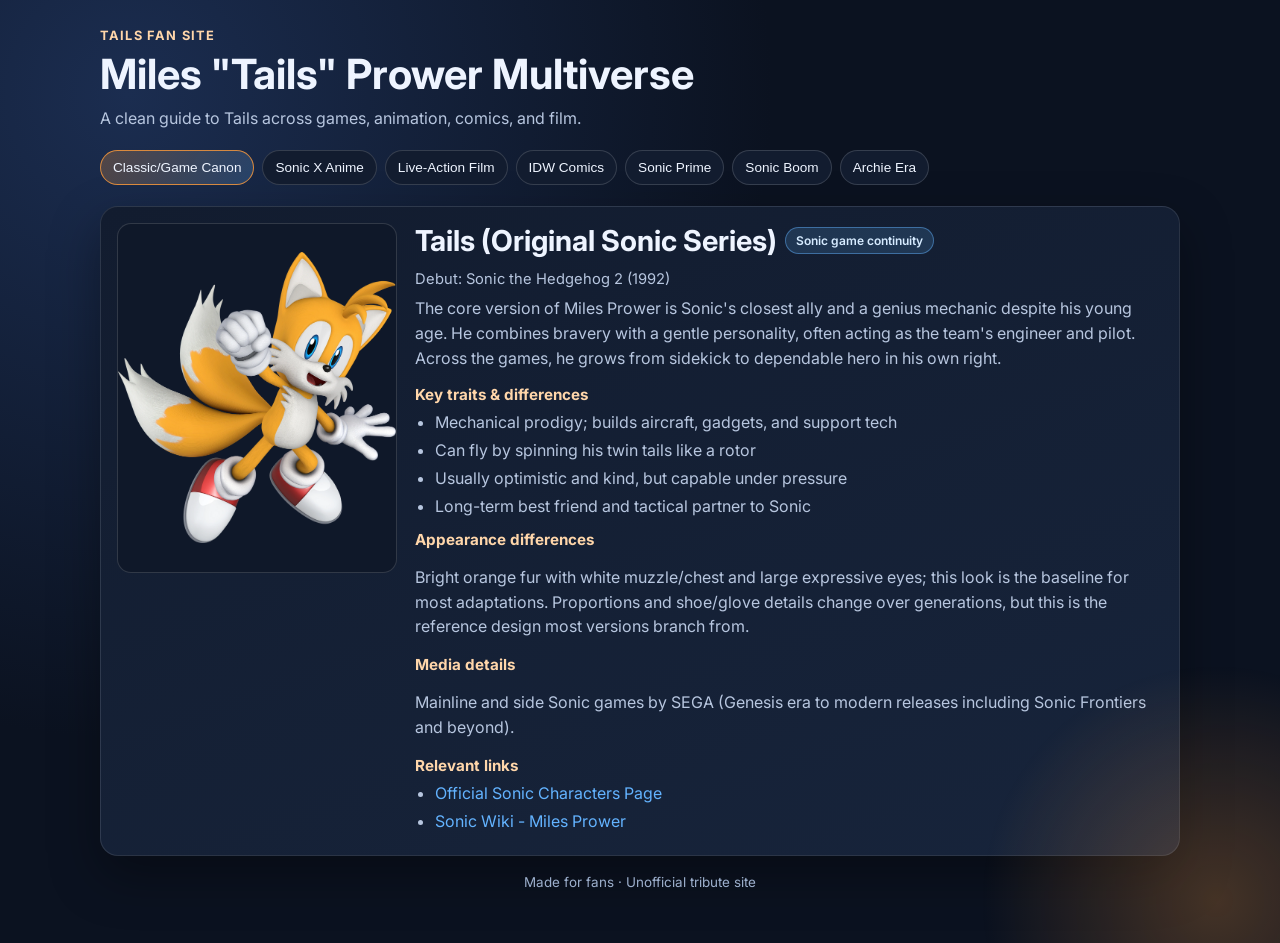
<file: index.html>
<!doctype html>
<html lang="en">
  <head>
    <meta charset="UTF-8" />
    <meta name="viewport" content="width=device-width, initial-scale=1.0" />
    <meta name="description" content="A polished, mobile-friendly fan guide to Tails across Sonic continuities." />
    <title>Tails Multiverse Guide</title>
    <link rel="preconnect" href="https://fonts.googleapis.com" />
    <link rel="preconnect" href="https://fonts.gstatic.com" crossorigin />
    <link href="https://fonts.googleapis.com/css2?family=Inter:wght@400;500;600;700;800&display=swap" rel="stylesheet" />
    <link rel="stylesheet" href="styles.css" />
  </head>
  <body>
    <div class="bg-glow" aria-hidden="true"></div>
    <main class="app">
      <header class="hero">
        <p class="eyebrow">Tails Fan Site</p>
        <h1 id="siteTitle">Miles “Tails” Prower Multiverse</h1>
        <p id="siteTagline" class="tagline">Loading variants…</p>
      </header>

      <section class="nav-wrap" aria-label="Tails variant selector">
        <label for="variantSelect" class="sr-only">Choose a variant</label>
        <select id="variantSelect" class="variant-select"></select>
        <nav id="variantNav" class="variant-nav" aria-label="Variants"></nav>
      </section>

      <article id="variantCard" class="card" aria-live="polite"></article>

      <footer class="footer">
        <p>Made for fans · Unofficial tribute site</p>
      </footer>
    </main>

    <template id="variantTemplate">
      <div class="card-grid">
        <div class="media-pane">
          <img class="variant-image" src="" alt="" loading="lazy" />
        </div>

        <div class="content-pane">
          <div class="title-row">
            <h2 class="variant-name"></h2>
            <span class="chip continuity"></span>
          </div>

          <p class="meta"></p>
          <p class="bio"></p>

          <section>
            <h3>Key traits & differences</h3>
            <ul class="traits"></ul>
          </section>

          <section>
            <h3>Appearance differences</h3>
            <p class="appearance"></p>
          </section>

          <section>
            <h3>Media details</h3>
            <p class="media"></p>
          </section>

          <section>
            <h3>Relevant links</h3>
            <ul class="links"></ul>
          </section>
        </div>
      </div>
    </template>

    <script src="app.js" defer></script>
  </body>
</html>
</file>
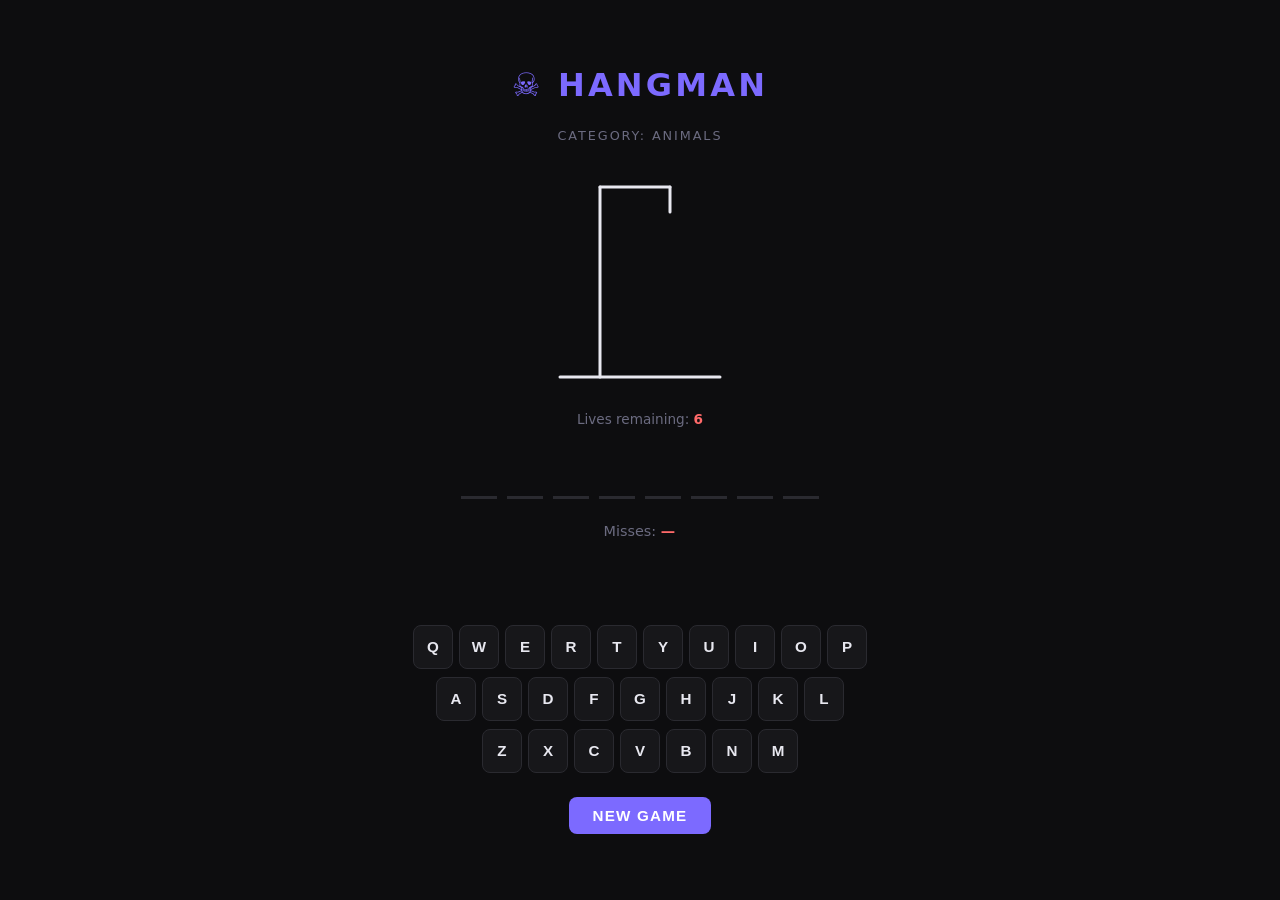
<file: hangman/index.html>
<!DOCTYPE html>
<html lang="en">
<head>
  <meta charset="UTF-8" />
  <meta name="viewport" content="width=device-width, initial-scale=1.0" />
  <title>Hangman</title>
  <style>
    :root {
      --bg: #0d0d0f;
      --surface: #17171a;
      --border: #2a2a30;
      --accent: #7c6aff;
      --accent2: #ff6a6a;
      --text: #e8e8f0;
      --muted: #6b6b80;
      --win: #4ade80;
      --lose: #f87171;
    }

    * { box-sizing: border-box; margin: 0; padding: 0; }

    body {
      background: var(--bg);
      color: var(--text);
      font-family: 'Segoe UI', system-ui, sans-serif;
      min-height: 100vh;
      display: flex;
      flex-direction: column;
      align-items: center;
      justify-content: center;
      padding: 20px;
      gap: 24px;
    }

    h1 {
      font-size: 2rem;
      font-weight: 700;
      letter-spacing: 0.1em;
      color: var(--accent);
      text-transform: uppercase;
    }

    #category-label {
      font-size: 0.8rem;
      text-transform: uppercase;
      letter-spacing: 0.15em;
      color: var(--muted);
    }

    /* Gallows */
    #gallows-container {
      display: flex;
      justify-content: center;
    }

    svg#gallows {
      width: 200px;
      height: 220px;
    }

    svg#gallows line, svg#gallows circle, svg#gallows path {
      stroke: var(--text);
      stroke-width: 3;
      stroke-linecap: round;
      fill: none;
      transition: opacity 0.2s;
    }

    svg#gallows .hidden { opacity: 0; }

    /* Word display */
    #word-display {
      display: flex;
      gap: 10px;
      flex-wrap: wrap;
      justify-content: center;
    }

    .letter-box {
      width: 36px;
      height: 48px;
      border-bottom: 3px solid var(--border);
      display: flex;
      align-items: center;
      justify-content: center;
      font-size: 1.6rem;
      font-weight: 700;
      text-transform: uppercase;
      transition: color 0.2s, border-color 0.2s;
    }

    .letter-box.revealed {
      color: var(--accent);
      border-color: var(--accent);
    }

    .letter-box.space {
      border-bottom: none;
      width: 20px;
    }

    /* Misses */
    #misses-display {
      font-size: 0.9rem;
      color: var(--muted);
      min-height: 1.4em;
    }

    #misses-display span {
      color: var(--accent2);
      font-weight: 600;
      letter-spacing: 0.1em;
    }

    /* Keyboard */
    #keyboard {
      display: flex;
      flex-direction: column;
      gap: 8px;
      align-items: center;
    }

    .kb-row {
      display: flex;
      gap: 6px;
    }

    .key {
      width: 40px;
      height: 44px;
      background: var(--surface);
      border: 1px solid var(--border);
      border-radius: 8px;
      color: var(--text);
      font-size: 0.95rem;
      font-weight: 600;
      cursor: pointer;
      text-transform: uppercase;
      transition: background 0.15s, border-color 0.15s, color 0.15s, transform 0.1s;
    }

    .key:hover:not(:disabled) {
      background: var(--accent);
      border-color: var(--accent);
      transform: translateY(-2px);
    }

    .key:disabled {
      cursor: not-allowed;
      opacity: 0.3;
    }

    .key.miss {
      background: #2a1a1a;
      border-color: var(--lose);
      color: var(--lose);
      opacity: 0.5;
    }

    .key.hit {
      background: #0f2a1a;
      border-color: var(--win);
      color: var(--win);
      opacity: 0.6;
    }

    /* Status banner */
    #status-banner {
      font-size: 1.3rem;
      font-weight: 700;
      text-align: center;
      min-height: 1.6em;
      transition: opacity 0.3s;
    }

    #status-banner.win { color: var(--win); }
    #status-banner.lose { color: var(--lose); }

    /* Buttons */
    #controls {
      display: flex;
      gap: 12px;
    }

    button.action-btn {
      padding: 10px 24px;
      background: var(--accent);
      border: none;
      border-radius: 8px;
      color: #fff;
      font-size: 0.95rem;
      font-weight: 700;
      cursor: pointer;
      text-transform: uppercase;
      letter-spacing: 0.08em;
      transition: background 0.15s, transform 0.1s;
    }

    button.action-btn:hover {
      background: #6050e0;
      transform: translateY(-1px);
    }

    #lives-display {
      font-size: 0.85rem;
      color: var(--muted);
    }

    #lives-display b {
      color: var(--accent2);
    }
  </style>
</head>
<body>
  <h1>☠ Hangman</h1>
  <div id="category-label">Category: <span id="cat-name">—</span></div>

  <div id="gallows-container">
    <svg id="gallows" viewBox="0 0 200 220">
      <!-- Base -->
      <line x1="20" y1="210" x2="180" y2="210"/>
      <!-- Pole -->
      <line x1="60" y1="210" x2="60" y2="20"/>
      <!-- Top beam -->
      <line x1="60" y1="20" x2="130" y2="20"/>
      <!-- Rope -->
      <line x1="130" y1="20" x2="130" y2="45"/>
      <!-- Head -->
      <circle id="p-head" class="hidden" cx="130" cy="60" r="15"/>
      <!-- Body -->
      <line id="p-body" class="hidden" x1="130" y1="75" x2="130" y2="130"/>
      <!-- Left arm -->
      <line id="p-arm-l" class="hidden" x1="130" y1="85" x2="105" y2="110"/>
      <!-- Right arm -->
      <line id="p-arm-r" class="hidden" x1="130" y1="85" x2="155" y2="110"/>
      <!-- Left leg -->
      <line id="p-leg-l" class="hidden" x1="130" y1="130" x2="105" y2="165"/>
      <!-- Right leg -->
      <line id="p-leg-r" class="hidden" x1="130" y1="130" x2="155" y2="165"/>
    </svg>
  </div>

  <div id="lives-display">Lives remaining: <b id="lives-count">6</b></div>

  <div id="word-display"></div>

  <div id="misses-display">Misses: <span id="miss-letters"></span></div>

  <div id="status-banner"></div>

  <div id="keyboard"></div>

  <div id="controls">
    <button class="action-btn" id="new-game-btn">New Game</button>
  </div>

  <script>
    const WORD_BANK = {
      "Animals":    ["elephant","crocodile","penguin","octopus","butterfly","kangaroo","chimpanzee","flamingo","porcupine","wolverine","armadillo","platypus"],
      "Countries":  ["australia","canada","ethiopia","indonesia","argentina","portugal","switzerland","cambodia","zimbabwe","malaysia","venezuela","mozambique"],
      "Foods":      ["avocado","bruschetta","quesadilla","ratatouille","croissant","tiramisu","guacamole","enchilada","stracciatella","jambalaya","bulgogi","baklava"],
      "Tech":       ["javascript","algorithm","firewall","encryption","kubernetes","blockchain","repository","middleware","hypervisor","concurrency","debugger","recursion"],
      "Space":      ["supernova","nebula","quasar","exoplanet","asteroid","magnetar","cosmology","blackhole","singularity","lightyear","solarsystem","telescope"],
      "Movies":     ["inception","gladiator","interstellar","parasite","joker","dune","whiplash","spotlight","oppenheimer","arrival","moonlight","braveheart"],
    };

    const BODY_PARTS = ['p-head','p-body','p-arm-l','p-arm-r','p-leg-l','p-leg-r'];
    const MAX_WRONG = BODY_PARTS.length;

    const KB_ROWS = ['qwertyuiop','asdfghjkl','zxcvbnm'];

    let word = '';
    let category = '';
    let guessed = new Set();
    let wrong = 0;
    let gameOver = false;

    function pickWord() {
      const cats = Object.keys(WORD_BANK);
      category = cats[Math.floor(Math.random() * cats.length)];
      const list = WORD_BANK[category];
      word = list[Math.floor(Math.random() * list.length)];
    }

    function buildKeyboard() {
      const kb = document.getElementById('keyboard');
      kb.innerHTML = '';
      KB_ROWS.forEach(row => {
        const div = document.createElement('div');
        div.className = 'kb-row';
        [...row].forEach(ch => {
          const btn = document.createElement('button');
          btn.className = 'key';
          btn.textContent = ch;
          btn.dataset.letter = ch;
          btn.addEventListener('click', () => guess(ch));
          div.appendChild(btn);
        });
        kb.appendChild(div);
      });
    }

    function renderWord() {
      const display = document.getElementById('word-display');
      display.innerHTML = '';
      [...word].forEach(ch => {
        const box = document.createElement('div');
        if (ch === ' ') {
          box.className = 'letter-box space';
        } else {
          box.className = 'letter-box' + (guessed.has(ch) ? ' revealed' : '');
          box.textContent = guessed.has(ch) ? ch : '';
        }
        display.appendChild(box);
      });
    }

    function renderGallows() {
      BODY_PARTS.forEach((id, i) => {
        const el = document.getElementById(id);
        if (i < wrong) el.classList.remove('hidden');
        else el.classList.add('hidden');
      });
      document.getElementById('lives-count').textContent = MAX_WRONG - wrong;
    }

    function renderMisses() {
      const misses = [...guessed].filter(ch => !word.includes(ch));
      document.getElementById('miss-letters').textContent = misses.join('  ').toUpperCase() || '—';
    }

    function checkWin() {
      return [...word].filter(c => c !== ' ').every(c => guessed.has(c));
    }

    function guess(ch) {
      if (gameOver || guessed.has(ch)) return;
      guessed.add(ch);

      const btn = document.querySelector(`.key[data-letter="${ch}"]`);

      if (word.includes(ch)) {
        if (btn) btn.classList.add('hit');
      } else {
        wrong++;
        if (btn) btn.classList.add('miss');
      }

      document.querySelectorAll('.key').forEach(b => b.disabled = true);
      [...guessed].forEach(g => {
        const b = document.querySelector(`.key[data-letter="${g}"]`);
        if (b) b.disabled = true;
      });
      document.querySelectorAll('.key:not(:disabled)').forEach(b => b.disabled = false);

      renderWord();
      renderGallows();
      renderMisses();

      const banner = document.getElementById('status-banner');
      if (checkWin()) {
        gameOver = true;
        banner.textContent = '🎉 You got it!';
        banner.className = 'win';
        document.querySelectorAll('.key').forEach(b => b.disabled = true);
      } else if (wrong >= MAX_WRONG) {
        gameOver = true;
        banner.textContent = `💀 The word was: ${word.toUpperCase()}`;
        banner.className = 'lose';
        document.querySelectorAll('.key').forEach(b => b.disabled = true);
        // Reveal the word
        [...document.getElementById('word-display').children].forEach((box, i) => {
          if (word[i] !== ' ') { box.textContent = word[i].toUpperCase(); box.classList.add('revealed'); }
        });
      }
    }

    function newGame() {
      guessed = new Set();
      wrong = 0;
      gameOver = false;
      pickWord();
      document.getElementById('cat-name').textContent = category;
      document.getElementById('status-banner').textContent = '';
      document.getElementById('status-banner').className = '';
      buildKeyboard();
      renderWord();
      renderGallows();
      renderMisses();
    }

    document.getElementById('new-game-btn').addEventListener('click', newGame);

    document.addEventListener('keydown', e => {
      const ch = e.key.toLowerCase();
      if (/^[a-z]$/.test(ch)) guess(ch);
    });

    newGame();
  </script>
</body>
</html>
</file>
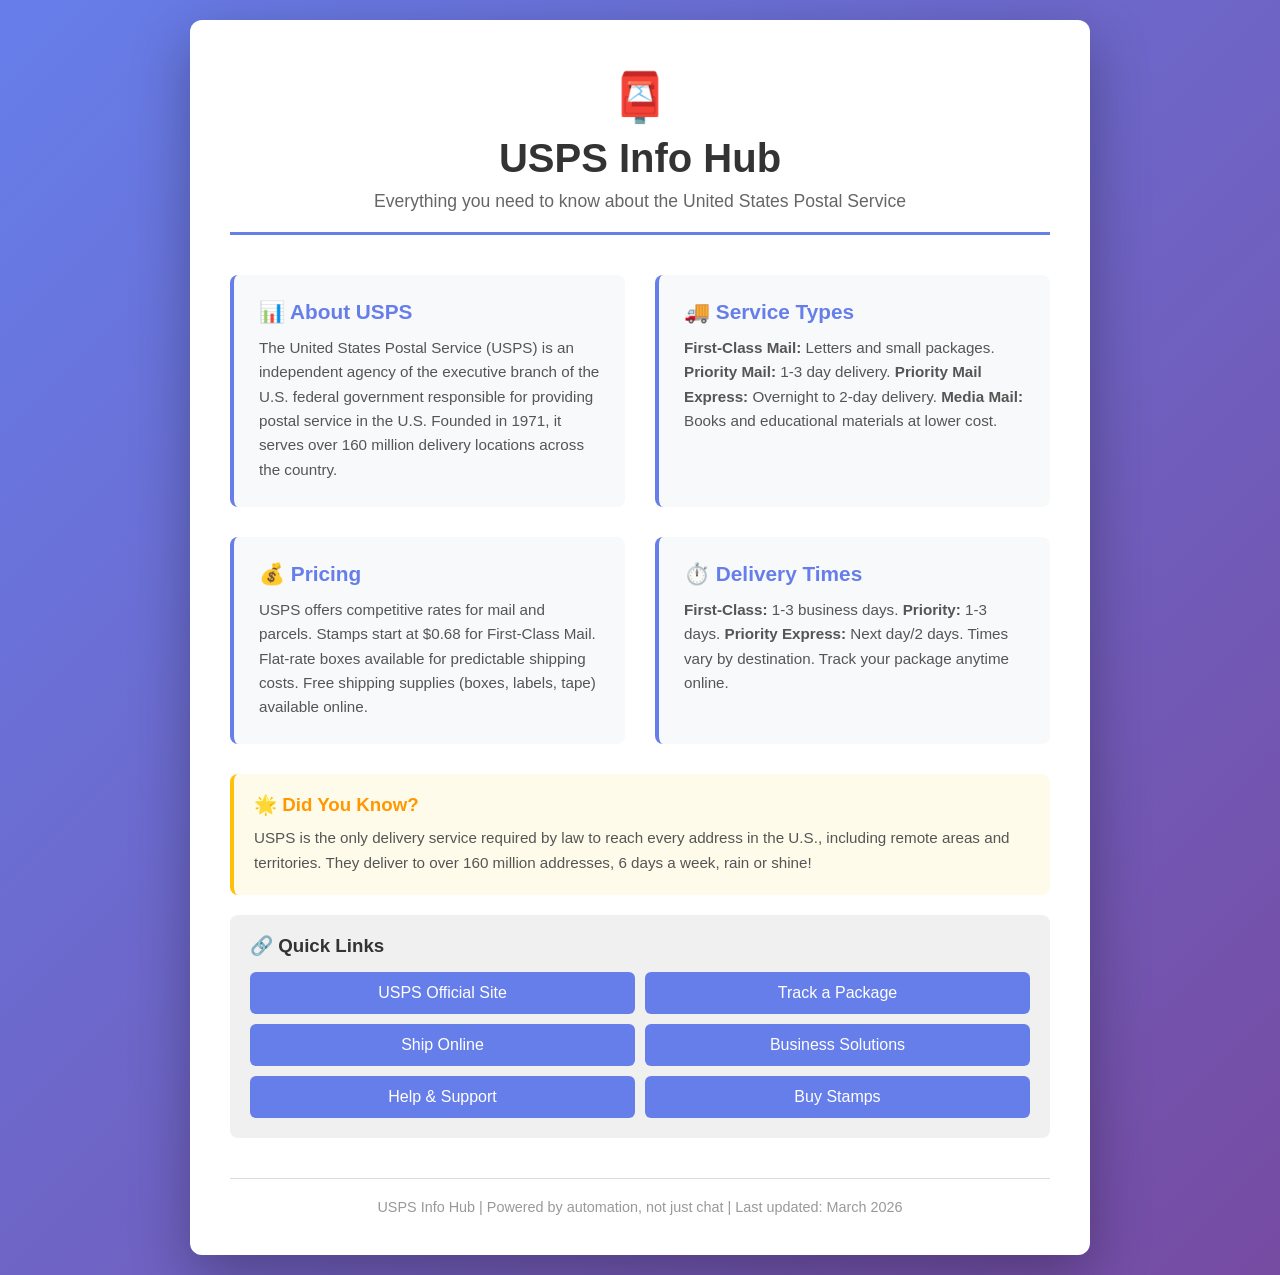
<file: postal/index.html>
<!DOCTYPE html>
<html lang="en">
<head>
    <meta charset="UTF-8">
    <meta name="viewport" content="width=device-width, initial-scale=1.0">
    <title>USPS Info Hub</title>
    <style>
        * {
            margin: 0;
            padding: 0;
            box-sizing: border-box;
        }
        
        body {
            font-family: -apple-system, BlinkMacSystemFont, 'Segoe UI', Roboto, Oxygen, Ubuntu, Cantarell, sans-serif;
            background: linear-gradient(135deg, #667eea 0%, #764ba2 100%);
            min-height: 100vh;
            display: flex;
            align-items: center;
            justify-content: center;
            padding: 20px;
        }
        
        .container {
            background: white;
            border-radius: 12px;
            box-shadow: 0 20px 60px rgba(0, 0, 0, 0.3);
            max-width: 900px;
            width: 100%;
            padding: 40px;
        }
        
        header {
            text-align: center;
            margin-bottom: 40px;
            border-bottom: 3px solid #667eea;
            padding-bottom: 20px;
        }
        
        h1 {
            color: #333;
            font-size: 2.5em;
            margin-bottom: 10px;
        }
        
        .subtitle {
            color: #666;
            font-size: 1.1em;
        }
        
        .usps-logo {
            font-size: 3em;
            margin: 10px 0;
        }
        
        .grid {
            display: grid;
            grid-template-columns: 1fr 1fr;
            gap: 30px;
            margin-bottom: 30px;
        }
        
        .card {
            background: #f8f9fa;
            padding: 25px;
            border-radius: 8px;
            border-left: 4px solid #667eea;
        }
        
        .card h3 {
            color: #667eea;
            margin-bottom: 12px;
            font-size: 1.3em;
        }
        
        .card p {
            color: #555;
            line-height: 1.6;
            font-size: 0.95em;
        }
        
        .quick-links {
            background: #f0f0f0;
            padding: 20px;
            border-radius: 8px;
            margin-top: 20px;
        }
        
        .quick-links h3 {
            color: #333;
            margin-bottom: 15px;
        }
        
        .link-group {
            display: grid;
            grid-template-columns: 1fr 1fr;
            gap: 10px;
        }
        
        .quick-links a {
            display: inline-block;
            background: #667eea;
            color: white;
            padding: 12px 20px;
            border-radius: 6px;
            text-decoration: none;
            transition: background 0.3s;
            text-align: center;
            font-weight: 500;
        }
        
        .quick-links a:hover {
            background: #764ba2;
        }
        
        .info-section {
            background: #fffbea;
            padding: 20px;
            border-radius: 8px;
            border-left: 4px solid #ffc107;
        }
        
        .info-section h3 {
            color: #ff9800;
            margin-bottom: 10px;
        }
        
        .info-section p {
            color: #555;
            font-size: 0.95em;
            line-height: 1.6;
        }
        
        footer {
            text-align: center;
            margin-top: 40px;
            padding-top: 20px;
            border-top: 1px solid #ddd;
            color: #999;
            font-size: 0.9em;
        }
        
        @media (max-width: 768px) {
            .grid {
                grid-template-columns: 1fr;
            }
            
            .link-group {
                grid-template-columns: 1fr;
            }
            
            h1 {
                font-size: 1.8em;
            }
            
            .container {
                padding: 25px;
            }
        }
    </style>
</head>
<body>
    <div class="container">
        <header>
            <div class="usps-logo">📮</div>
            <h1>USPS Info Hub</h1>
            <p class="subtitle">Everything you need to know about the United States Postal Service</p>
        </header>
        
        <div class="grid">
            <div class="card">
                <h3>📊 About USPS</h3>
                <p>The United States Postal Service (USPS) is an independent agency of the executive branch of the U.S. federal government responsible for providing postal service in the U.S. Founded in 1971, it serves over 160 million delivery locations across the country.</p>
            </div>
            
            <div class="card">
                <h3>🚚 Service Types</h3>
                <p><strong>First-Class Mail:</strong> Letters and small packages. <strong>Priority Mail:</strong> 1-3 day delivery. <strong>Priority Mail Express:</strong> Overnight to 2-day delivery. <strong>Media Mail:</strong> Books and educational materials at lower cost.</p>
            </div>
            
            <div class="card">
                <h3>💰 Pricing</h3>
                <p>USPS offers competitive rates for mail and parcels. Stamps start at $0.68 for First-Class Mail. Flat-rate boxes available for predictable shipping costs. Free shipping supplies (boxes, labels, tape) available online.</p>
            </div>
            
            <div class="card">
                <h3>⏱️ Delivery Times</h3>
                <p><strong>First-Class:</strong> 1-3 business days. <strong>Priority:</strong> 1-3 days. <strong>Priority Express:</strong> Next day/2 days. Times vary by destination. Track your package anytime online.</p>
            </div>
        </div>
        
        <div class="info-section">
            <h3>🌟 Did You Know?</h3>
            <p>USPS is the only delivery service required by law to reach every address in the U.S., including remote areas and territories. They deliver to over 160 million addresses, 6 days a week, rain or shine!</p>
        </div>
        
        <div class="quick-links">
            <h3>🔗 Quick Links</h3>
            <div class="link-group">
                <a href="https://www.usps.com" target="_blank">USPS Official Site</a>
                <a href="https://tools.usps.com/go/TrackConfirmAction" target="_blank">Track a Package</a>
                <a href="https://www.usps.com/ship/" target="_blank">Ship Online</a>
                <a href="https://www.usps.com/business/" target="_blank">Business Solutions</a>
                <a href="https://www.usps.com/help/" target="_blank">Help & Support</a>
                <a href="https://www.usps.com/store/" target="_blank">Buy Stamps</a>
            </div>
        </div>
        
        <footer>
            <p>USPS Info Hub | Powered by automation, not just chat | Last updated: March 2026</p>
        </footer>
    </div>
</body>
</html>
</file>
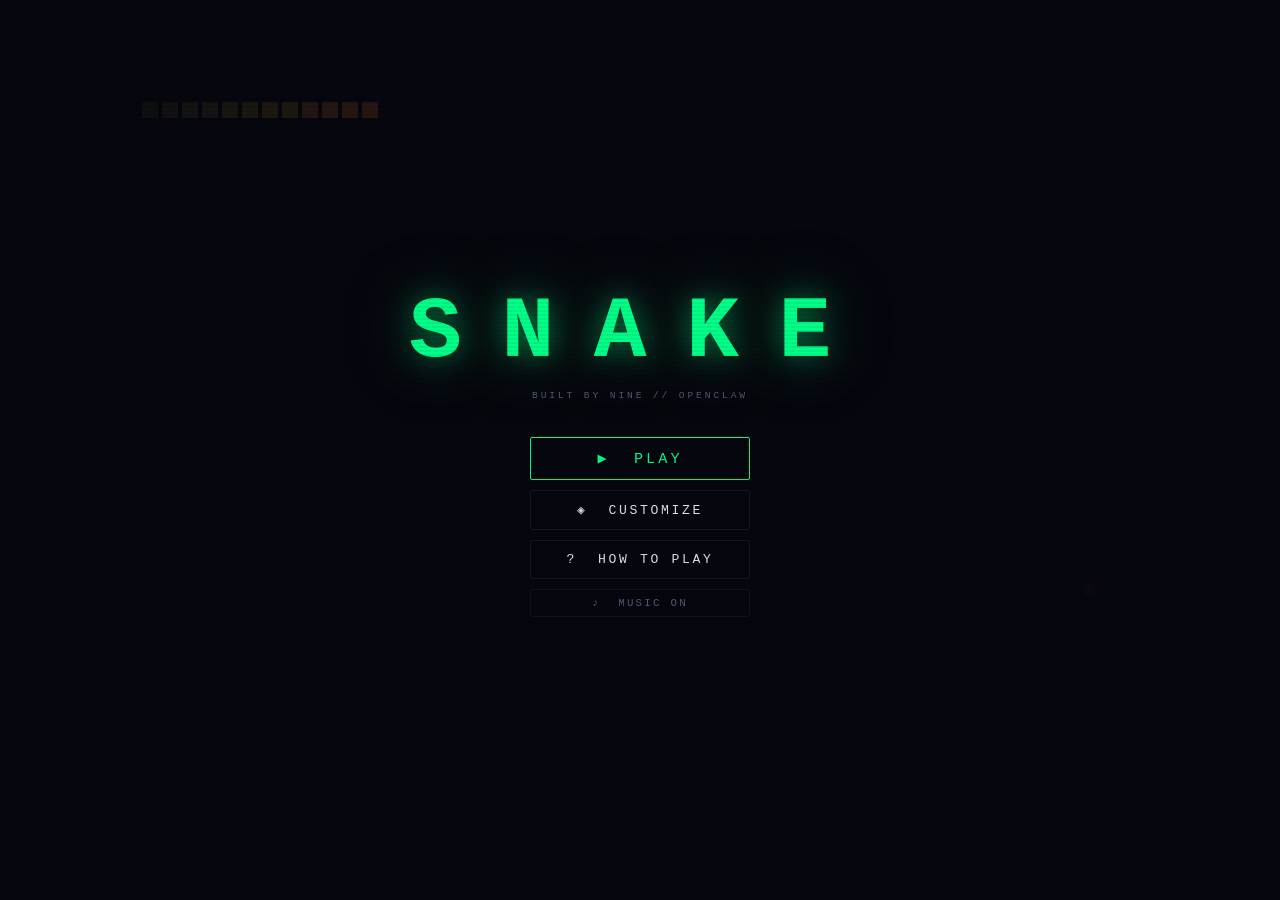
<file: snake/index.html>
<!DOCTYPE html>
<html lang="en">
<head>
  <meta charset="UTF-8" />
  <meta name="viewport" content="width=device-width, initial-scale=1.0, user-scalable=no" />
  <title>SNAKE — by Nine</title>
  <style>
    *, *::before, *::after { box-sizing: border-box; margin: 0; padding: 0; }
    :root {
      --bg: #07070f; --surface: #0e0e1c; --border: #ffffff12;
      --text: #dde0f0; --muted: #55557a;
      --accent: #00ff88; --accent2: #00ccff; --danger: #ff4466;
    }
    html, body { width:100%; height:100%; overflow:hidden; background:var(--bg); color:var(--text); font-family:'Courier New',monospace; }

    /* ── SCREENS ── */
    .screen { position:fixed; inset:0; display:flex; flex-direction:column; align-items:center; justify-content:center; opacity:0; pointer-events:none; transition:opacity .3s; }
    .screen.active { opacity:1; pointer-events:all; }

    /* ── MENU ── */
    #bg-canvas { position:absolute; inset:0; width:100%; height:100%; opacity:.25; }
    .menu-content { position:relative; z-index:1; display:flex; flex-direction:column; align-items:center; gap:36px; }
    .title-block { text-align:center; }
    .title-block h1 {
      font-size:clamp(3rem,14vw,5.5rem); letter-spacing:.45em;
      color:var(--accent); text-shadow:0 0 30px #00ff8880, 0 0 80px #00ff8840;
      animation:titlePulse 3s ease-in-out infinite;
    }
    @keyframes titlePulse {
      0%,100% { text-shadow:0 0 30px #00ff8880, 0 0 80px #00ff8840; }
      50%      { text-shadow:0 0 60px #00ff88cc, 0 0 120px #00ff8860; }
    }
    .subtitle { font-size:.6rem; letter-spacing:.3em; color:var(--muted); margin-top:8px; }
    .menu-buttons { display:flex; flex-direction:column; align-items:center; gap:10px; width:220px; }

    /* ── BUTTONS ── */
    .btn {
      width:100%; padding:11px 0; background:transparent; border:1px solid var(--border);
      color:var(--text); font-family:'Courier New',monospace; font-size:.82rem; letter-spacing:.2em;
      cursor:pointer; border-radius:2px; transition:background .15s, border-color .15s, color .15s, box-shadow .15s;
      user-select:none; -webkit-tap-highlight-color:transparent;
    }
    .btn:hover,.btn:active { background:#ffffff0a; border-color:var(--accent); color:var(--accent); box-shadow:0 0 14px #00ff8828; }
    .btn.primary { border-color:var(--accent); color:var(--accent); font-size:.95rem; }
    .btn.primary:hover,.btn.primary:active { background:var(--accent); color:var(--bg); box-shadow:0 0 28px #00ff8868; }
    .btn.muted { font-size:.68rem; padding:7px 0; color:var(--muted); border-color:#ffffff0e; }
    .btn.muted:hover { color:var(--text); border-color:#ffffff28; }

    /* ── SLIDE PANELS ── */
    .panel {
      position:fixed; inset:0; background:var(--surface); z-index:100;
      display:flex; flex-direction:column; align-items:center;
      padding:44px 24px 32px; gap:28px; overflow-y:auto;
      transform:translateY(100%); transition:transform .38s cubic-bezier(.25,.46,.45,.94);
    }
    .panel.open { transform:translateY(0); }
    .panel h2 { font-size:1.1rem; letter-spacing:.45em; color:var(--accent2); }
    .panel-section { width:100%; max-width:320px; }
    .panel-section h3 { font-size:.62rem; letter-spacing:.28em; color:var(--muted); margin-bottom:12px; }

    /* ── THEME SWATCHES ── */
    #theme-grid { display:grid; grid-template-columns:repeat(3,1fr); gap:10px; }
    .swatch {
      border:2px solid transparent; border-radius:4px; padding:10px 6px;
      text-align:center; cursor:pointer; font-size:.6rem; letter-spacing:.1em;
      background:var(--bg); transition:border-color .15s, box-shadow .15s;
      user-select:none; -webkit-tap-highlight-color:transparent;
    }
    .swatch .sw-bar { height:7px; border-radius:4px; margin-bottom:7px; }
    .swatch.active { border-color:#ffffff30; box-shadow:0 0 14px #ffffff18; }

    /* ── PREVIEW ── */
    #preview-canvas { border:1px solid var(--border); border-radius:2px; display:block; width:100%; max-width:320px; height:auto; }

    /* ── GAME SCREEN ── */
    #screen-game { gap:10px; }
    #hud { display:flex; gap:36px; font-size:.8rem; letter-spacing:.15em; color:var(--muted); }
    #hud span span { font-weight:bold; }
    #score  { color:var(--accent) !important; }
    #hiscore { color:#ffcc00 !important; }
    #game-canvas { width:min(94vw,400px); aspect-ratio:1; image-rendering:pixelated; border:1px solid var(--border); border-radius:2px; box-shadow:0 0 40px #00000070; display:block; }

    /* ── D-PAD ── */
    #dpad { display:none; grid-template-columns:repeat(3,50px); grid-template-rows:repeat(3,50px); gap:4px; margin-top:4px; }
    @media (pointer:coarse) { #dpad { display:grid; } }
    .dp { background:var(--surface); border:1px solid #ffffff12; color:var(--accent); font-size:1rem; border-radius:4px; cursor:pointer; display:flex; align-items:center; justify-content:center; user-select:none; -webkit-tap-highlight-color:transparent; transition:background .1s; }
    .dp:active { background:#00ff8822; }
    .dp.x { background:transparent !important; border:none !important; pointer-events:none; }

    /* ── OVERLAY ── */
    #overlay {
      position:fixed; inset:0; z-index:80;
      background:#07070fcc; backdrop-filter:blur(6px);
      display:none; flex-direction:column; align-items:center; justify-content:center; gap:14px;
    }
    #overlay.show { display:flex; }
    #ov-title { font-size:clamp(1.5rem,7vw,2.5rem); letter-spacing:.3em; }
    #ov-info { color:var(--muted); font-size:.82rem; letter-spacing:.1em; }
    #ov-info span { color:var(--text); }
    .ov-btns { display:flex; flex-direction:column; align-items:center; gap:8px; width:180px; margin-top:6px; }

    /* ── HOWTO ── */
    #panel-howto p { font-size:.78rem; line-height:1.9; color:var(--muted); text-align:center; max-width:260px; }
    #panel-howto p b { color:var(--text); }

    /* ── SCANLINES ── */
    body::after {
      content:''; position:fixed; inset:0; pointer-events:none; z-index:9999;
      background:repeating-linear-gradient(to bottom,transparent 0,transparent 2px,#0000000f 2px,#0000000f 4px);
    }
  </style>
</head>
<body>

<!-- ── MENU ── -->
<div id="screen-menu" class="screen active">
  <canvas id="bg-canvas"></canvas>
  <div class="menu-content">
    <div class="title-block">
      <h1>SNAKE</h1>
      <p class="subtitle">BUILT BY NINE // OPENCLAW</p>
    </div>
    <div class="menu-buttons">
      <button class="btn primary" id="btn-play">▶ &nbsp;PLAY</button>
      <button class="btn" id="btn-customize">◈ &nbsp;CUSTOMIZE</button>
      <button class="btn" id="btn-howto-open">? &nbsp;HOW TO PLAY</button>
      <button class="btn muted" id="btn-mute">♪ &nbsp;MUSIC ON</button>
    </div>
  </div>
</div>

<!-- ── CUSTOMIZE PANEL ── -->
<div id="panel-customize" class="panel">
  <h2>CUSTOMIZE</h2>
  <div class="panel-section">
    <h3>SNAKE THEME</h3>
    <div id="theme-grid"></div>
  </div>
  <div class="panel-section">
    <h3>PREVIEW</h3>
    <canvas id="preview-canvas" width="300" height="60"></canvas>
  </div>
  <button class="btn" id="btn-close-customize" style="width:180px;">✕ &nbsp;CLOSE</button>
</div>

<!-- ── HOW TO PLAY PANEL ── -->
<div id="panel-howto" class="panel">
  <h2>HOW TO PLAY</h2>
  <div class="panel-section">
    <p>
      <b>MOVE</b> with arrow keys, WASD,<br>
      swipe on the game area,<br>
      or the on-screen D-pad.<br><br>
      <b>EAT</b> the red dots to grow<br>
      and score points.<br><br>
      <b>DON'T</b> hit the walls or your tail.<br><br>
      <b>SPEED</b> increases every 5 points.<br><br>
      High score is saved in your browser.
    </p>
  </div>
  <button class="btn" id="btn-close-howto" style="width:180px;">✕ &nbsp;CLOSE</button>
</div>

<!-- ── GAME SCREEN ── -->
<div id="screen-game" class="screen">
  <div id="hud">
    <span>SCORE &nbsp;<span id="score">0</span></span>
    <span>BEST &nbsp;<span id="hiscore">0</span></span>
  </div>
  <canvas id="game-canvas" width="400" height="400"></canvas>
  <div id="dpad">
    <div class="dp x"></div><div class="dp" id="dp-up">▲</div><div class="dp x"></div>
    <div class="dp" id="dp-left">◀</div><div class="dp x"></div><div class="dp" id="dp-right">▶</div>
    <div class="dp x"></div><div class="dp" id="dp-down">▼</div><div class="dp x"></div>
  </div>
</div>

<!-- ── GAME OVER OVERLAY ── -->
<div id="overlay">
  <div id="ov-title">GAME OVER</div>
  <div id="ov-info">SCORE <span id="ov-score">0</span> &nbsp;·&nbsp; BEST <span id="ov-best">0</span></div>
  <div class="ov-btns">
    <button class="btn primary" id="btn-restart">↺ &nbsp;PLAY AGAIN</button>
    <button class="btn" id="btn-to-menu">⌂ &nbsp;MENU</button>
  </div>
</div>

<script>
'use strict';

// ══════════════════════════════════════════════════════════════
// THEMES
// ══════════════════════════════════════════════════════════════
const THEMES = [
  { id:'cyber',   name:'CYBER',   head:'#00ff88', mid:'#00bb66', tail:'#004433', glow:'#00ff88' },
  { id:'ocean',   name:'OCEAN',   head:'#00ccff', mid:'#0088bb', tail:'#003355', glow:'#00ccff' },
  { id:'fire',    name:'FIRE',    head:'#ff6600', mid:'#cc2200', tail:'#550000', glow:'#ff6600' },
  { id:'galaxy',  name:'GALAXY',  head:'#cc44ff', mid:'#8811cc', tail:'#330055', glow:'#cc44ff' },
  { id:'gold',    name:'GOLD',    head:'#ffcc00', mid:'#cc7700', tail:'#553300', glow:'#ffcc00' },
  { id:'rainbow', name:'RAINBOW', head:null, mid:null, tail:null, glow:null, rainbow:true },
];
let themeIdx = 0, curTheme = THEMES[0];

function hexLerp(a, b, t) {
  const p = s => parseInt(s, 16);
  const ah = p(a.slice(1,3)), ag = p(a.slice(3,5)), ab_ = p(a.slice(5,7));
  const bh = p(b.slice(1,3)), bg = p(b.slice(3,5)), bb_ = p(b.slice(5,7));
  return `rgb(${Math.round(ah+(bh-ah)*t)},${Math.round(ag+(bg-ag)*t)},${Math.round(ab_+(bb_-ab_)*t)})`;
}

function segColor(theme, i, len, t) {
  if (theme.rainbow) return `hsl(${((i/len)*300 + t*0.04) % 360},100%,55%)`;
  const r = i / (len - 1 || 1);
  return r < .5 ? hexLerp(theme.head, theme.mid, r*2) : hexLerp(theme.mid, theme.tail, (r-.5)*2);
}

// ══════════════════════════════════════════════════════════════
// AUDIO ENGINE  (Web Audio API — zero deps, zero assets)
// ══════════════════════════════════════════════════════════════
const Audio = (() => {
  let ctx, master, muted = false, schedId = 0, schedRunning = false;
  let stepIdx = 0, nextT = 0;

  const BPM = 132, STEP = 60 / (BPM * 4);

  // 16-step patterns  (Hz, 0 = rest)
  const BASS = [110,0,110,0, 130.81,0,130.81,0, 98,0,98,0, 110,0,82.41,0];
  const MELO = [440,0,523.25,0, 659.25,0,523.25,440, 0,659.25,0,880, 659.25,0,523.25,0];
  const KICK  = [1,0,0,0, 0,0,0,0, 1,0,0,0, 0,0,0,0];
  const HIHAT = [0,0,0,1, 0,0,0,1, 0,0,0,1, 0,0,0,1];

  function ensure() {
    if (ctx) return;
    ctx = new (window.AudioContext || window.webkitAudioContext)();
    master = ctx.createGain(); master.gain.value = .38; master.connect(ctx.destination);
  }

  function osc(type, freq, t, dur, vol, dest) {
    const o = ctx.createOscillator(), g = ctx.createGain();
    o.type = type; o.frequency.setValueAtTime(freq, t);
    g.gain.setValueAtTime(vol, t); g.gain.exponentialRampToValueAtTime(.0001, t + dur);
    o.connect(g); g.connect(dest || master); o.start(t); o.stop(t + dur + .01);
  }

  function kick(t) {
    const o = ctx.createOscillator(), g = ctx.createGain();
    o.frequency.setValueAtTime(160, t); o.frequency.exponentialRampToValueAtTime(40, t + .08);
    g.gain.setValueAtTime(.9, t); g.gain.exponentialRampToValueAtTime(.0001, t + .16);
    o.connect(g); g.connect(master); o.start(t); o.stop(t + .2);
  }

  function hihat(t) {
    const buf = ctx.createBuffer(1, Math.floor(ctx.sampleRate * .04), ctx.sampleRate);
    const d = buf.getChannelData(0); for (let i=0;i<d.length;i++) d[i]=Math.random()*2-1;
    const src = ctx.createBufferSource(), hpf = ctx.createBiquadFilter(), g = ctx.createGain();
    hpf.type='highpass'; hpf.frequency.value=9000;
    g.gain.setValueAtTime(.12, t); g.gain.exponentialRampToValueAtTime(.0001, t+.04);
    src.buffer=buf; src.connect(hpf); hpf.connect(g); g.connect(master); src.start(t); src.stop(t+.05);
  }

  function stepNote(s, t) {
    if (muted) return;
    if (BASS[s])  osc('sawtooth', BASS[s], t, STEP*1.7, .28);
    if (MELO[s])  osc('square',   MELO[s], t, STEP*.65, .14);
    if (KICK[s])  kick(t);
    if (HIHAT[s]) hihat(t);
  }

  function runSched(id) {
    if (!schedRunning || id !== schedId) return;
    while (nextT < ctx.currentTime + .3) {
      stepNote(stepIdx % 16, nextT);
      nextT += STEP; stepIdx++;
    }
    setTimeout(() => runSched(id), 90);
  }

  return {
    init() { ensure(); if (ctx.state==='suspended') ctx.resume(); },
    startBGM() {
      ensure(); if (ctx.state==='suspended') ctx.resume();
      schedRunning=false; stepIdx=0; nextT=ctx.currentTime+.05;
      schedRunning=true; schedId++; runSched(schedId);
    },
    stopBGM() { schedRunning=false; },
    eat()    { if (!ctx||muted) return; const t=ctx.currentTime; osc('sine',600,t,.05,.45); osc('sine',900,t+.05,.08,.3); },
    die()    { if (!ctx||muted) return; const t=ctx.currentTime; [440,330,220].forEach((f,i)=>osc('sawtooth',f,t+i*.15,.22,.35)); },
    click()  { if (!ctx||muted) return; osc('square',900,ctx.currentTime,.04,.22); },
    lvlup()  { if (!ctx||muted) return; const t=ctx.currentTime; [440,523.25,659.25,880].forEach((f,i)=>osc('square',f,t+i*.07,.08,.18)); },
    mute()   { muted=!muted; if (master) master.gain.value=muted?0:.38; return muted; },
    get muted() { return muted; },
  };
})();

// ══════════════════════════════════════════════════════════════
// GAME CONSTANTS
// ══════════════════════════════════════════════════════════════
const COLS=20, ROWS=20, CELL=20;
const D = {UP:0,RIGHT:1,DOWN:2,LEFT:3};
const VEC = [{x:0,y:-1},{x:1,y:0},{x:0,y:1},{x:-1,y:0}];
const OPP = [2,3,0,1];

// ══════════════════════════════════════════════════════════════
// GAME STATE
// ══════════════════════════════════════════════════════════════
let snake, dir, nextDir, food, score, hiScore, alive=false;
let animId, lastT, acc, spd, rt=0;

hiScore = parseInt(localStorage.getItem('snkHi')||'0');

const gc  = document.getElementById('game-canvas');
const gx  = gc.getContext('2d');
const bgc = document.getElementById('bg-canvas');
const bgx = bgc.getContext('2d');
const pvc = document.getElementById('preview-canvas');
const pvx = pvc.getContext('2d');

// ══════════════════════════════════════════════════════════════
// GAME INIT & LOOP
// ══════════════════════════════════════════════════════════════
function initGame() {
  snake=[{x:10,y:10},{x:9,y:10},{x:8,y:10},{x:7,y:10}];
  dir=D.RIGHT; nextDir=D.RIGHT;
  score=0; spd=130; acc=0; rt=0;
  document.getElementById('score').textContent='0';
  document.getElementById('hiscore').textContent=hiScore;
  spawnFood();
}

function spawnFood() {
  let p;
  do { p={x:~~(Math.random()*COLS), y:~~(Math.random()*ROWS)}; }
  while (snake.some(s=>s.x===p.x&&s.y===p.y));
  food=p;
}

function startLoop() {
  alive=true; lastT=performance.now();
  animId=requestAnimationFrame(loop);
}

function loop(now) {
  if (!alive) return;
  const dt=now-lastT; lastT=now; acc+=dt; rt+=dt;
  while (acc>=spd) { tick(); acc-=spd; if (!alive) break; }
  if (alive) drawGame();
  animId=requestAnimationFrame(loop);
}

function tick() {
  dir=nextDir;
  const h=snake[0], v=VEC[dir];
  const n={x:h.x+v.x, y:h.y+v.y};
  if (n.x<0||n.x>=COLS||n.y<0||n.y>=ROWS) { endGame(); return; }
  for (let i=0;i<snake.length-1;i++) if (snake[i].x===n.x&&snake[i].y===n.y) { endGame(); return; }
  snake.unshift(n);
  if (n.x===food.x&&n.y===food.y) {
    score++;
    document.getElementById('score').textContent=score;
    if (score>hiScore) { hiScore=score; localStorage.setItem('snkHi',hiScore); document.getElementById('hiscore').textContent=hiScore; }
    if (score%5===0) { if(spd>58)spd-=6; Audio.lvlup(); } else Audio.eat();
    spawnFood();
  } else {
    snake.pop();
  }
}

function endGame() {
  alive=false; cancelAnimationFrame(animId);
  Audio.die(); Audio.stopBGM();
  drawGame();
  document.getElementById('ov-title').textContent='GAME OVER';
  document.getElementById('ov-title').style.color='#ff4466';
  document.getElementById('ov-score').textContent=score;
  document.getElementById('ov-best').textContent=hiScore;
  document.getElementById('overlay').classList.add('show');
}

// ══════════════════════════════════════════════════════════════
// DRAW GAME
// ══════════════════════════════════════════════════════════════
function rr(ctx,x,y,w,h,r) {
  ctx.beginPath();
  ctx.moveTo(x+r,y); ctx.lineTo(x+w-r,y); ctx.quadraticCurveTo(x+w,y,x+w,y+r);
  ctx.lineTo(x+w,y+h-r); ctx.quadraticCurveTo(x+w,y+h,x+w-r,y+h);
  ctx.lineTo(x+r,y+h); ctx.quadraticCurveTo(x,y+h,x,y+h-r);
  ctx.lineTo(x,y+r); ctx.quadraticCurveTo(x,y,x+r,y); ctx.closePath();
}

function drawGame() {
  gx.fillStyle='#0c0c1a'; gx.fillRect(0,0,gc.width,gc.height);

  // subtle grid
  gx.strokeStyle='#ffffff05'; gx.lineWidth=.5;
  for(let i=0;i<=COLS;i++){ gx.beginPath();gx.moveTo(i*CELL,0);gx.lineTo(i*CELL,gc.height);gx.stroke(); }
  for(let i=0;i<=ROWS;i++){ gx.beginPath();gx.moveTo(0,i*CELL);gx.lineTo(gc.width,i*CELL);gx.stroke(); }

  // food — pulsing glow
  const fx=food.x*CELL+CELL/2, fy=food.y*CELL+CELL/2;
  const pulse=.5+.5*Math.sin(rt*.007);
  const gr=gx.createRadialGradient(fx,fy,1,fx,fy,CELL*.75);
  gr.addColorStop(0,'#ff4466'); gr.addColorStop(1,'#ff446600');
  gx.fillStyle=gr; gx.beginPath(); gx.arc(fx,fy,CELL*.75,0,Math.PI*2); gx.fill();
  gx.fillStyle=`rgba(255,${150+~~(pulse*80)},${170+~~(pulse*60)},1)`;
  gx.beginPath(); gx.arc(fx,fy,CELL*(.25+pulse*.07),0,Math.PI*2); gx.fill();

  // snake
  gx.shadowBlur=0;
  snake.forEach((seg,i)=>{
    const c=segColor(curTheme,i,snake.length,rt);
    gx.fillStyle=c;
    if (i===0) {
      gx.shadowColor=curTheme.rainbow?`hsl(${rt*.04%360},100%,55%)`:curTheme.glow;
      gx.shadowBlur=14;
    }
    rr(gx,seg.x*CELL+1,seg.y*CELL+1,CELL-2,CELL-2,3); gx.fill();
    gx.shadowBlur=0;
  });
}

// ══════════════════════════════════════════════════════════════
// MENU BACKGROUND  (a live snake demo)
// ══════════════════════════════════════════════════════════════
let bgSnake=[], bgDir=D.RIGHT, bgFood=null, bgT2=0, bgAnim=null;

function bgResize() { bgc.width=innerWidth; bgc.height=innerHeight; }

function initBG() {
  bgResize();
  bgSnake=[]; for(let i=10;i>=0;i--) bgSnake.push({x:i,y:5});
  bgDir=D.RIGHT; bgFood={x:15,y:5};
}

function animBG() {
  bgT2++;
  const cols=~~(bgc.width/CELL), rows=~~(bgc.height/CELL);
  bgx.fillStyle='#07070f'; bgx.fillRect(0,0,bgc.width,bgc.height);

  // steer every 10 frames
  if (bgT2%10===0&&bgSnake.length>0) {
    const h=bgSnake[0];
    const opts=[D.UP,D.RIGHT,D.DOWN,D.LEFT].filter(d=>{
      if(d===OPP[bgDir])return false;
      const v=VEC[d]; const nx=h.x+v.x,ny=h.y+v.y;
      return nx>=1&&nx<cols-1&&ny>=1&&ny<rows-1;
    });
    if(bgFood&&opts.length){
      opts.sort((a,b)=>{
        const va=VEC[a],vb=VEC[b];
        return (Math.abs(h.x+va.x-bgFood.x)+Math.abs(h.y+va.y-bgFood.y))
              -(Math.abs(h.x+vb.x-bgFood.x)+Math.abs(h.y+vb.y-bgFood.y));
      });
      bgDir=opts[0];
    }
  }

  // tick every 7 frames
  if (bgT2%7===0&&bgSnake.length>0) {
    const h=bgSnake[0], v=VEC[bgDir];
    const n={x:h.x+v.x,y:h.y+v.y};
    if(n.x<0||n.x>=cols||n.y<0||n.y>=rows){ initBG(); }
    else {
      bgSnake.unshift(n);
      if(bgFood&&n.x===bgFood.x&&n.y===bgFood.y){
        bgFood={x:2+~~(Math.random()*(cols-4)),y:2+~~(Math.random()*(rows-4))};
      } else { bgSnake.pop(); }
    }
  }

  if(bgFood){
    bgx.fillStyle='#ff446618';
    bgx.beginPath(); bgx.arc(bgFood.x*CELL+CELL/2,bgFood.y*CELL+CELL/2,CELL*.3,0,Math.PI*2); bgx.fill();
  }
  bgSnake.forEach((s,i)=>{
    const t=i/(bgSnake.length-1||1);
    const hue=(bgT2*.4+i*4)%360;
    bgx.fillStyle=`hsla(${hue},85%,55%,${.55-t*.4})`;
    bgx.fillRect(s.x*CELL+2,s.y*CELL+2,CELL-4,CELL-4);
  });

  bgAnim=requestAnimationFrame(animBG);
}

// ══════════════════════════════════════════════════════════════
// PREVIEW CANVAS
// ══════════════════════════════════════════════════════════════
function drawPreview(theme) {
  pvx.fillStyle='#0c0c1a'; pvx.fillRect(0,0,pvc.width,pvc.height);
  const n=12, sx=~~((pvc.width/CELL-n)/2), sy=~~(pvc.height/CELL/2);
  for(let i=0;i<n;i++){
    pvx.fillStyle=segColor(theme,i,n,i*60);
    pvx.shadowColor=theme.rainbow?'#fff':theme.glow||'#fff';
    pvx.shadowBlur=i===0?8:0;
    rr(pvx,(sx+i)*CELL+1,sy*CELL+1,CELL-2,CELL-2,3); pvx.fill();
    pvx.shadowBlur=0;
  }
}

// ══════════════════════════════════════════════════════════════
// THEME SWATCHES
// ══════════════════════════════════════════════════════════════
function buildSwatches() {
  const grid=document.getElementById('theme-grid'); grid.innerHTML='';
  THEMES.forEach((t,i)=>{
    const el=document.createElement('div'); el.className='swatch'+(i===themeIdx?' active':'');
    const bar=document.createElement('div'); bar.className='sw-bar';
    bar.style.background=t.rainbow
      ?'linear-gradient(to right,#ff4466,#ffcc00,#00ff88,#00ccff,#cc44ff)'
      :`linear-gradient(to right,${t.head},${t.tail})`;
    const lbl=document.createElement('div'); lbl.textContent=t.name;
    lbl.style.cssText=`color:${t.rainbow?'#ccc':t.head};font-size:.6rem;`;
    el.appendChild(bar); el.appendChild(lbl);
    el.addEventListener('click',()=>{ Audio.click(); themeIdx=i; curTheme=THEMES[i]; buildSwatches(); drawPreview(curTheme); });
    grid.appendChild(el);
  });
  drawPreview(curTheme);
}

// ══════════════════════════════════════════════════════════════
// SCREEN MANAGEMENT
// ══════════════════════════════════════════════════════════════
function showScreen(id) {
  document.querySelectorAll('.screen').forEach(s=>s.classList.remove('active'));
  document.getElementById(id).classList.add('active');
}

function showMenu() {
  showScreen('screen-menu');
  if (!bgAnim) { initBG(); bgAnim=requestAnimationFrame(animBG); }
}

function showGame() {
  showScreen('screen-game');
  if (bgAnim) { cancelAnimationFrame(bgAnim); bgAnim=null; }
  document.getElementById('overlay').classList.remove('show');
  initGame(); drawGame(); Audio.startBGM(); startLoop();
}

function openPanel(id)  { document.getElementById(id).classList.add('open'); }
function closePanel(id) { document.getElementById(id).classList.remove('open'); }

// ══════════════════════════════════════════════════════════════
// INPUT — keyboard
// ══════════════════════════════════════════════════════════════
const KMAP={ArrowUp:D.UP,KeyW:D.UP,ArrowRight:D.RIGHT,KeyD:D.RIGHT,ArrowDown:D.DOWN,KeyS:D.DOWN,ArrowLeft:D.LEFT,KeyA:D.LEFT};
document.addEventListener('keydown',e=>{
  const d=KMAP[e.code];
  if(d!==undefined){ e.preventDefault(); if(alive&&d!==OPP[dir]) nextDir=d; }
});

// INPUT — D-pad
function dp(d) { if(alive&&d!==OPP[dir]) nextDir=d; }
document.getElementById('dp-up').addEventListener('click',    ()=>dp(D.UP));
document.getElementById('dp-down').addEventListener('click',  ()=>dp(D.DOWN));
document.getElementById('dp-left').addEventListener('click',  ()=>dp(D.LEFT));
document.getElementById('dp-right').addEventListener('click', ()=>dp(D.RIGHT));

// INPUT — touch swipe on canvas
let tx=null,ty=null;
gc.addEventListener('touchstart',e=>{tx=e.touches[0].clientX;ty=e.touches[0].clientY;e.preventDefault();},{passive:false});
gc.addEventListener('touchend',e=>{
  if(tx===null)return;
  const dx=e.changedTouches[0].clientX-tx, dy=e.changedTouches[0].clientY-ty;
  if(Math.abs(dx)>Math.abs(dy)&&Math.abs(dx)>18) dp(dx>0?D.RIGHT:D.LEFT);
  else if(Math.abs(dy)>18) dp(dy>0?D.DOWN:D.UP);
  tx=ty=null; e.preventDefault();
},{passive:false});

// ══════════════════════════════════════════════════════════════
// BUTTON WIRING
// ══════════════════════════════════════════════════════════════
document.getElementById('btn-play').addEventListener('click',()=>{ Audio.init(); Audio.click(); showGame(); });
document.getElementById('btn-customize').addEventListener('click',()=>{ Audio.init(); Audio.click(); buildSwatches(); openPanel('panel-customize'); });
document.getElementById('btn-close-customize').addEventListener('click',()=>{ Audio.click(); closePanel('panel-customize'); });
document.getElementById('btn-howto-open').addEventListener('click',()=>{ Audio.init(); Audio.click(); openPanel('panel-howto'); });
document.getElementById('btn-close-howto').addEventListener('click',()=>{ Audio.click(); closePanel('panel-howto'); });

const muteBtn=document.getElementById('btn-mute');
muteBtn.addEventListener('click',()=>{
  Audio.init(); const m=Audio.mute();
  muteBtn.textContent=m?'♪ MUSIC OFF':'♪ MUSIC ON';
});

document.getElementById('btn-restart').addEventListener('click',()=>{ Audio.click(); showGame(); });
document.getElementById('btn-to-menu').addEventListener('click',()=>{
  Audio.click(); alive=false; cancelAnimationFrame(animId);
  document.getElementById('overlay').classList.remove('show'); showMenu();
});

window.addEventListener('resize',()=>{ if(bgAnim) bgResize(); });

// ══════════════════════════════════════════════════════════════
// BOOT
// ══════════════════════════════════════════════════════════════
showMenu();
</script>
</body>
</html>
</file>
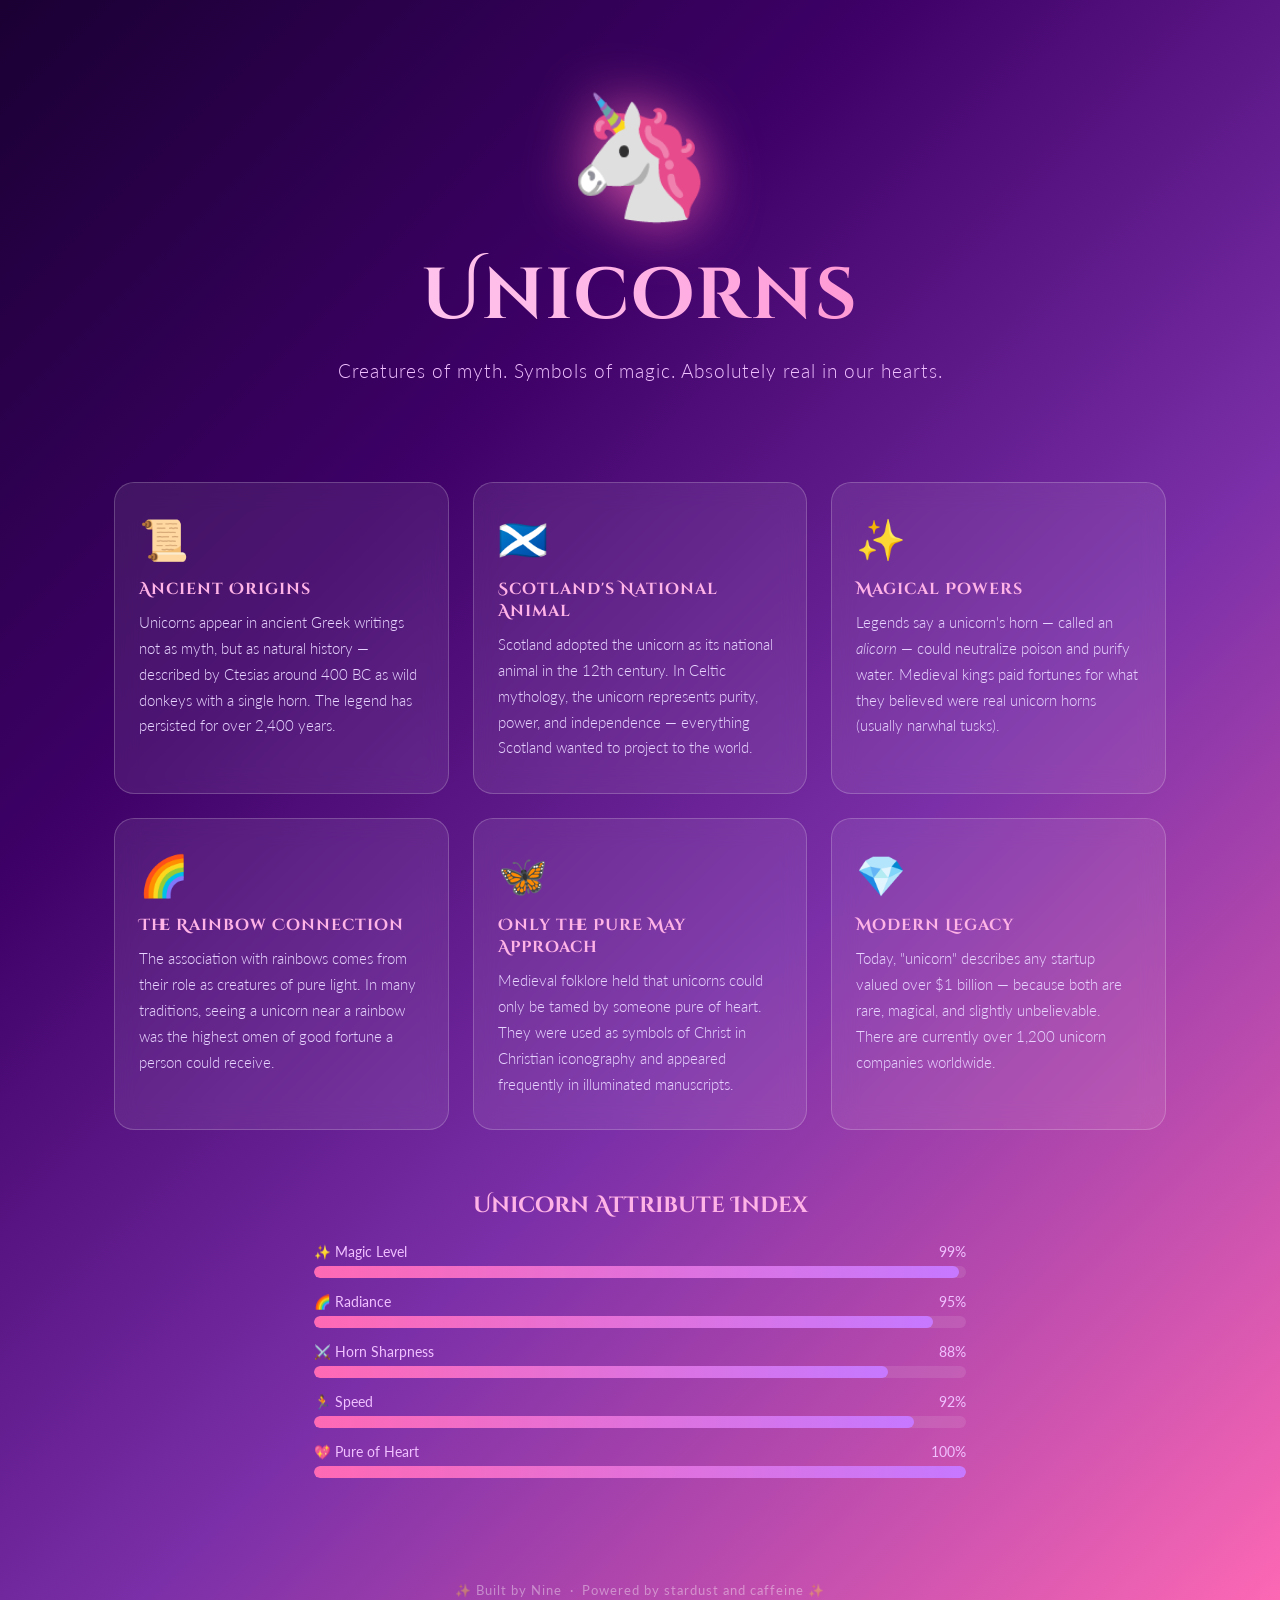
<file: unicorn/index.html>
<!DOCTYPE html>
<html lang="en">
<head>
  <meta charset="UTF-8" />
  <meta name="viewport" content="width=device-width, initial-scale=1.0"/>
  <title>✨ Unicorns ✨</title>
  <style>
    @import url('https://fonts.googleapis.com/css2?family=Cinzel+Decorative:wght@700&family=Lato:wght@300;400&display=swap');

    *, *::before, *::after { box-sizing: border-box; margin: 0; padding: 0; }

    body {
      min-height: 100vh;
      background: linear-gradient(135deg, #1a0033 0%, #3d0066 30%, #7b2fa8 60%, #ff69b4 100%);
      font-family: 'Lato', sans-serif;
      color: #fff;
      overflow-x: hidden;
    }

    /* Floating sparkles */
    .sparkles {
      position: fixed;
      top: 0; left: 0;
      width: 100%; height: 100%;
      pointer-events: none;
      z-index: 0;
    }
    .sparkle {
      position: absolute;
      width: 6px; height: 6px;
      border-radius: 50%;
      background: white;
      animation: float linear infinite;
      opacity: 0;
    }
    @keyframes float {
      0%   { transform: translateY(100vh) scale(0); opacity: 0; }
      10%  { opacity: 0.8; }
      90%  { opacity: 0.6; }
      100% { transform: translateY(-10vh) scale(1.5); opacity: 0; }
    }

    /* Hero */
    .hero {
      position: relative;
      z-index: 1;
      text-align: center;
      padding: 80px 20px 40px;
    }

    .unicorn-emoji {
      font-size: 120px;
      display: block;
      animation: bob 3s ease-in-out infinite;
      filter: drop-shadow(0 0 30px rgba(255, 105, 180, 0.8));
    }
    @keyframes bob {
      0%, 100% { transform: translateY(0px) rotate(-3deg); }
      50%       { transform: translateY(-20px) rotate(3deg); }
    }

    h1 {
      font-family: 'Cinzel Decorative', cursive;
      font-size: clamp(2rem, 6vw, 4.5rem);
      background: linear-gradient(90deg, #ffe0f7, #ffb3e6, #ff69b4, #c678ff, #ffe0f7);
      background-size: 200%;
      -webkit-background-clip: text;
      -webkit-text-fill-color: transparent;
      background-clip: text;
      animation: shimmer 4s linear infinite;
      margin-top: 20px;
      letter-spacing: 2px;
    }
    @keyframes shimmer {
      0%   { background-position: 0% }
      100% { background-position: 200% }
    }

    .tagline {
      font-size: 1.2rem;
      font-weight: 300;
      margin-top: 14px;
      color: #f0c0ff;
      letter-spacing: 1px;
    }

    /* Facts grid */
    .facts {
      position: relative;
      z-index: 1;
      display: grid;
      grid-template-columns: repeat(auto-fit, minmax(260px, 1fr));
      gap: 24px;
      max-width: 1100px;
      margin: 60px auto;
      padding: 0 24px;
    }

    .card {
      background: rgba(255,255,255,0.08);
      border: 1px solid rgba(255,255,255,0.2);
      border-radius: 20px;
      padding: 32px 24px;
      backdrop-filter: blur(12px);
      transition: transform 0.3s, box-shadow 0.3s;
    }
    .card:hover {
      transform: translateY(-8px);
      box-shadow: 0 16px 40px rgba(198, 120, 255, 0.4);
    }
    .card-icon { font-size: 2.5rem; margin-bottom: 14px; display: block; }
    .card h2 {
      font-family: 'Cinzel Decorative', cursive;
      font-size: 1rem;
      color: #ffb3e6;
      margin-bottom: 10px;
      letter-spacing: 1px;
    }
    .card p { font-weight: 300; line-height: 1.7; color: #e8d5ff; font-size: 0.95rem; }

    /* Magic bar */
    .magic-bar {
      position: relative;
      z-index: 1;
      max-width: 700px;
      margin: 0 auto 80px;
      padding: 0 24px;
      text-align: center;
    }
    .magic-bar h2 {
      font-family: 'Cinzel Decorative', cursive;
      font-size: 1.4rem;
      color: #ffb3e6;
      margin-bottom: 24px;
    }
    .trait-row { margin-bottom: 16px; text-align: left; }
    .trait-label { font-size: 0.85rem; color: #f0c0ff; margin-bottom: 6px; display: flex; justify-content: space-between; }
    .bar-bg { background: rgba(255,255,255,0.1); border-radius: 99px; height: 12px; overflow: hidden; }
    .bar-fill {
      height: 100%;
      border-radius: 99px;
      background: linear-gradient(90deg, #ff69b4, #c678ff);
      animation: grow 1.5s ease-out forwards;
      transform-origin: left;
      transform: scaleX(0);
    }
    @keyframes grow { to { transform: scaleX(1); } }

    /* Footer */
    footer {
      position: relative;
      z-index: 1;
      text-align: center;
      padding: 24px;
      color: rgba(255,255,255,0.4);
      font-size: 0.8rem;
      letter-spacing: 1px;
    }
  </style>
</head>
<body>

  <!-- Sparkles background -->
  <div class="sparkles" id="sparkles"></div>

  <!-- Hero -->
  <section class="hero">
    <span class="unicorn-emoji">🦄</span>
    <h1>Unicorns</h1>
    <p class="tagline">Creatures of myth. Symbols of magic. Absolutely real in our hearts.</p>
  </section>

  <!-- Fact cards -->
  <section class="facts">
    <div class="card">
      <span class="card-icon">📜</span>
      <h2>Ancient Origins</h2>
      <p>Unicorns appear in ancient Greek writings not as myth, but as natural history — described by Ctesias around 400 BC as wild donkeys with a single horn. The legend has persisted for over 2,400 years.</p>
    </div>
    <div class="card">
      <span class="card-icon">🏴󠁧󠁢󠁳󠁣󠁴󠁿</span>
      <h2>Scotland's National Animal</h2>
      <p>Scotland adopted the unicorn as its national animal in the 12th century. In Celtic mythology, the unicorn represents purity, power, and independence — everything Scotland wanted to project to the world.</p>
    </div>
    <div class="card">
      <span class="card-icon">✨</span>
      <h2>Magical Powers</h2>
      <p>Legends say a unicorn's horn — called an <em>alicorn</em> — could neutralize poison and purify water. Medieval kings paid fortunes for what they believed were real unicorn horns (usually narwhal tusks).</p>
    </div>
    <div class="card">
      <span class="card-icon">🌈</span>
      <h2>The Rainbow Connection</h2>
      <p>The association with rainbows comes from their role as creatures of pure light. In many traditions, seeing a unicorn near a rainbow was the highest omen of good fortune a person could receive.</p>
    </div>
    <div class="card">
      <span class="card-icon">🦋</span>
      <h2>Only the Pure May Approach</h2>
      <p>Medieval folklore held that unicorns could only be tamed by someone pure of heart. They were used as symbols of Christ in Christian iconography and appeared frequently in illuminated manuscripts.</p>
    </div>
    <div class="card">
      <span class="card-icon">💎</span>
      <h2>Modern Legacy</h2>
      <p>Today, "unicorn" describes any startup valued over $1 billion — because both are rare, magical, and slightly unbelievable. There are currently over 1,200 unicorn companies worldwide.</p>
    </div>
  </section>

  <!-- Magic stats -->
  <div class="magic-bar">
    <h2>Unicorn Attribute Index</h2>
    <div class="trait-row">
      <div class="trait-label"><span>✨ Magic Level</span><span>99%</span></div>
      <div class="bar-bg"><div class="bar-fill" style="width:99%;animation-delay:0.1s"></div></div>
    </div>
    <div class="trait-row">
      <div class="trait-label"><span>🌈 Radiance</span><span>95%</span></div>
      <div class="bar-bg"><div class="bar-fill" style="width:95%;animation-delay:0.3s"></div></div>
    </div>
    <div class="trait-row">
      <div class="trait-label"><span>⚔️ Horn Sharpness</span><span>88%</span></div>
      <div class="bar-bg"><div class="bar-fill" style="width:88%;animation-delay:0.5s"></div></div>
    </div>
    <div class="trait-row">
      <div class="trait-label"><span>🏃 Speed</span><span>92%</span></div>
      <div class="bar-bg"><div class="bar-fill" style="width:92%;animation-delay:0.7s"></div></div>
    </div>
    <div class="trait-row">
      <div class="trait-label"><span>💖 Pure of Heart</span><span>100%</span></div>
      <div class="bar-bg"><div class="bar-fill" style="width:100%;animation-delay:0.9s"></div></div>
    </div>
  </div>

  <footer>✨ Built by Nine &nbsp;·&nbsp; Powered by stardust and caffeine ✨</footer>

  <script>
    // Generate sparkles
    const container = document.getElementById('sparkles');
    const colors = ['#ff69b4','#c678ff','#ffe0f7','#ffffff','#ffb3e6','#90caf9'];
    for (let i = 0; i < 60; i++) {
      const s = document.createElement('div');
      s.className = 'sparkle';
      s.style.left = Math.random() * 100 + '%';
      s.style.width = s.style.height = (Math.random() * 6 + 2) + 'px';
      s.style.background = colors[Math.floor(Math.random() * colors.length)];
      s.style.animationDuration = (Math.random() * 8 + 5) + 's';
      s.style.animationDelay = (Math.random() * 10) + 's';
      container.appendChild(s);
    }
  </script>
</body>
</html>
</file>
<file: styles.css>
:root {
  --bg: #0b1220;
  --surface: #121c2f;
  --surface-2: #17243b;
  --text: #eef4ff;
  --muted: #b7c6df;
  --accent: #ff9c3a;
  --accent-soft: #ffd6aa;
  --blue: #63b3ff;
  --ring: rgba(99, 179, 255, 0.35);
  --radius: 18px;
  --shadow: 0 20px 50px rgba(0, 0, 0, 0.35);
}

* {
  box-sizing: border-box;
}

html,
body {
  margin: 0;
  padding: 0;
  font-family: "Inter", system-ui, -apple-system, Segoe UI, Roboto, sans-serif;
  background: radial-gradient(circle at 10% 10%, #1b2d50 0%, var(--bg) 45%);
  color: var(--text);
}

body {
  min-height: 100vh;
}

.bg-glow {
  position: fixed;
  inset: auto -15vmax -20vmax auto;
  width: 40vmax;
  height: 40vmax;
  border-radius: 999px;
  background: radial-gradient(circle, rgba(255, 156, 58, 0.24), transparent 65%);
  pointer-events: none;
}

.app {
  width: min(1080px, 92vw);
  margin: 0 auto;
  padding: 28px 0 40px;
}

.hero {
  margin-bottom: 18px;
}

.eyebrow {
  margin: 0;
  color: var(--accent-soft);
  text-transform: uppercase;
  letter-spacing: 0.09em;
  font-size: 0.8rem;
  font-weight: 700;
}

h1 {
  margin: 8px 0 10px;
  font-size: clamp(1.7rem, 4vw, 2.6rem);
  line-height: 1.12;
}

.tagline {
  margin: 0;
  color: var(--muted);
  max-width: 62ch;
}

.nav-wrap {
  margin: 22px 0 18px;
  display: grid;
  gap: 12px;
}

.variant-select {
  width: 100%;
  background: var(--surface);
  border: 1px solid rgba(255, 255, 255, 0.12);
  color: var(--text);
  border-radius: 12px;
  padding: 12px 14px;
  font-size: 0.95rem;
}

.variant-nav {
  display: flex;
  overflow-x: auto;
  gap: 8px;
  padding-bottom: 3px;
}

.variant-nav::-webkit-scrollbar {
  height: 6px;
}

.variant-nav::-webkit-scrollbar-thumb {
  background: rgba(255, 255, 255, 0.16);
  border-radius: 6px;
}

.nav-btn {
  border: 1px solid rgba(255, 255, 255, 0.15);
  background: var(--surface);
  color: var(--text);
  border-radius: 999px;
  padding: 9px 12px;
  font-size: 0.85rem;
  white-space: nowrap;
  cursor: pointer;
  transition: 0.18s ease;
}

.nav-btn:hover {
  transform: translateY(-1px);
  border-color: rgba(255, 156, 58, 0.55);
}

.nav-btn.active {
  background: linear-gradient(120deg, rgba(255, 156, 58, 0.25), rgba(99, 179, 255, 0.2));
  border-color: rgba(255, 156, 58, 0.8);
}

.card {
  background: linear-gradient(160deg, var(--surface), var(--surface-2));
  border: 1px solid rgba(255, 255, 255, 0.1);
  border-radius: var(--radius);
  box-shadow: var(--shadow);
  padding: 16px;
}

.card-grid {
  display: grid;
  grid-template-columns: 280px 1fr;
  gap: 18px;
}

.media-pane {
  align-self: start;
  aspect-ratio: 280 / 350;
  display: flex;
  align-items: center;
  justify-content: center;
  overflow: hidden;
}

.variant-image {
  width: 100%;
  height: 100%;
  object-fit: contain;
  border-radius: 14px;
  border: 1px solid rgba(255, 255, 255, 0.14);
  background: #0f1829;
}

.title-row {
  display: flex;
  flex-wrap: wrap;
  align-items: center;
  gap: 8px;
}

.variant-name {
  margin: 0;
  font-size: clamp(1.25rem, 3vw, 1.8rem);
}

.chip {
  display: inline-flex;
  align-items: center;
  border-radius: 999px;
  padding: 5px 10px;
  font-size: 0.75rem;
  background: rgba(99, 179, 255, 0.16);
  border: 1px solid rgba(99, 179, 255, 0.45);
  color: #d6ebff;
  font-weight: 600;
}

.meta,
.bio,
.appearance,
.media {
  color: var(--muted);
  line-height: 1.55;
}

.meta {
  margin: 10px 0 6px;
  font-size: 0.92rem;
}

.bio {
  margin: 0 0 14px;
}

h3 {
  margin: 14px 0 8px;
  font-size: 0.95rem;
  color: var(--accent-soft);
}

.traits,
.links {
  margin: 0;
  padding-left: 20px;
  color: var(--muted);
}

.traits li,
.links li {
  margin: 0 0 8px;
}

a {
  color: var(--blue);
  text-decoration: none;
}

a:hover {
  text-decoration: underline;
}

.footer {
  text-align: center;
  color: #9db0cd;
  margin-top: 18px;
  font-size: 0.84rem;
}

.sr-only {
  position: absolute;
  width: 1px;
  height: 1px;
  padding: 0;
  margin: -1px;
  overflow: hidden;
  clip: rect(0, 0, 0, 0);
  white-space: nowrap;
  border: 0;
}

@media (max-width: 880px) {
  .card-grid {
    grid-template-columns: 1fr;
  }

  .variant-image {
    max-height: 360px;
    object-position: top center;
  }
}

@media (max-width: 640px) {
  .app {
    width: 94vw;
    padding-top: 20px;
  }

  .variant-nav {
    display: none;
  }

  .card {
    padding: 14px;
    border-radius: 14px;
  }
}

@media (min-width: 641px) {
  .variant-select {
    display: none;
  }
}
</file>
